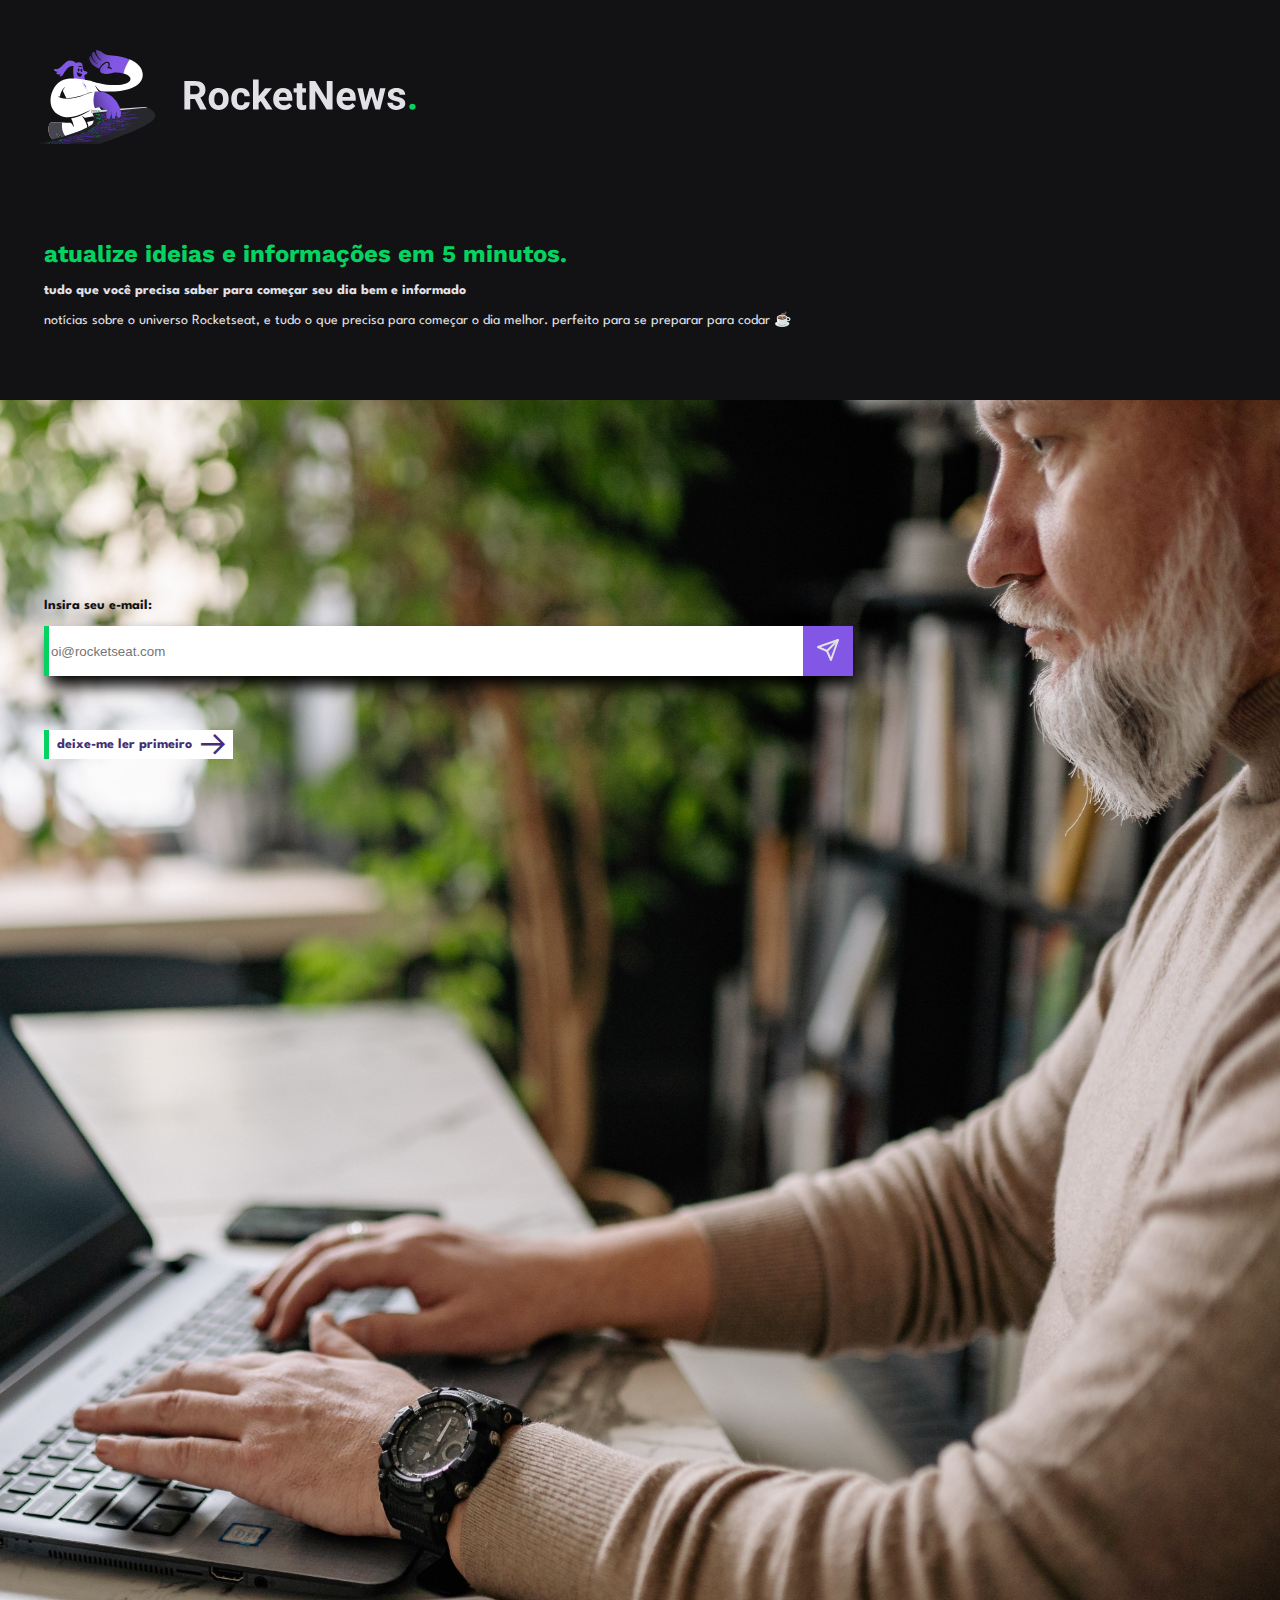
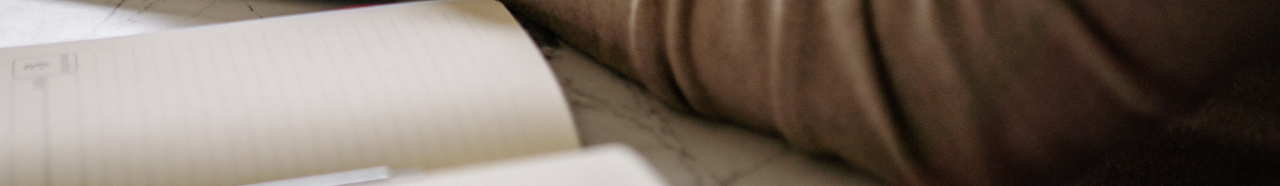
<file: index.html>
<!DOCTYPE html>

<!--PAGE INFO-->
<html lang="pt">
<head>
    <meta charset="UTF-8">
    <meta http-equiv="X-UA-Compatible" content="IE=edge">
    <meta name="viewport" content="width=device-width, initial-scale=1.0">
    <title>RocketNews.</title>
</head>

<!--FONTS-->
<link rel="preconnect" href="https://fonts.googleapis.com">
<link rel="preconnect" href="https://fonts.gstatic.com" crossorigin>
<link href="https://fonts.googleapis.com/css2?family=League+Spartan:wght@400;500;700&family=Work+Sans:wght@400;500;700&display=swap" rel="stylesheet">

<!--STYLE-->
<link rel="stylesheet" href="style.css">
<link rel="stylesheet" href="assets/style.css">

<!--PAGE-->
<body>     
    <div class="logo">
        <svg width="1401" height="338" viewBox="0 0 1401 338" fill="none" xmlns="http://www.w3.org/2000/svg">
            <path d="M130.376 107.441C130.376 107.441 122.328 68.5151 129.877 53.7932C137.425 39.0714 157.449 42.8766 159.32 49.988C161.192 57.0994 162.19 74.6908 167.866 75.1275C173.543 75.5641 179.719 78.4336 178.284 82.7379C176.849 87.0422 167.367 89.4127 166.868 91.2841C166.369 93.1555 170.175 111.246 170.175 111.246L130.376 107.441Z" fill="#8157E4"/>
            <path d="M146.283 77.3729C148.006 77.3729 149.402 74.6079 149.402 71.1972C149.402 67.7864 148.006 65.0215 146.283 65.0215C144.561 65.0215 143.164 67.7864 143.164 71.1972C143.164 74.6079 144.561 77.3729 146.283 77.3729Z" fill="#121214"/>
            <path d="M156.45 79.1825C158.173 79.1825 159.569 76.4175 159.569 73.0068C159.569 69.596 158.173 66.8311 156.45 66.8311C154.727 66.8311 153.331 69.596 153.331 73.0068C153.331 76.4175 154.727 79.1825 156.45 79.1825Z" fill="#121214"/>
            <path d="M144.099 60.4051C147.468 59.6565 153.706 58.9703 159.071 62.027C159.632 62.3389 160.256 61.6527 159.819 61.1537C157.075 57.7227 151.398 53.0442 143.6 59.3446C143.101 59.7189 143.538 60.5299 144.099 60.4051Z" fill="#121214"/>
            <path d="M158.572 87.6654C158.759 87.1039 158.385 86.4801 157.824 86.4178C155.141 85.9187 147.968 84.2968 142.291 80.9282C142.291 80.9282 143.227 78.5578 140.856 79.9925C138.486 81.4273 143.414 98.7692 152.709 95.6501C155.952 94.5273 157.824 89.7863 158.572 87.6654Z" fill="#121214"/>
            <path d="M137.487 48.5534C137.487 48.5534 132.247 37.6367 114.718 37.6367C97.1889 37.6367 80.9699 72.3205 64.8757 68.5152C48.719 64.71 61.0704 78.4962 70.1156 78.4962C70.1156 78.4962 69.6166 81.3657 65.8114 82.8004C62.0062 84.2352 72.9227 91.3466 81.968 86.1066C81.968 86.1066 81.4689 88.4771 78.6617 91.7833C75.7922 95.0894 84.8375 97.959 90.0775 88.9138C95.3174 79.8685 108.605 55.6648 124.761 57.5986C140.856 59.47 137.487 48.5534 137.487 48.5534Z" fill="#8157E4"/>
            <path d="M216.586 200.763C216.586 200.763 250.895 238.815 246.529 264.391C242.162 289.967 213.467 285.601 213.467 285.601L189.138 290.591L179.781 291.839C179.781 291.839 186.019 278.115 176.662 259.401L208.476 251.915L184.959 218.167L216.586 200.763Z" fill="white"/>
            <path d="M119.022 245.365C123.576 254.285 127.818 264.952 129.315 275.495C129.44 276.43 128.13 276.805 127.755 275.931C125.323 270.504 121.018 262.644 116.153 261.833C116.153 261.833 67.4955 260.586 50.0289 259.962C32.5623 259.338 31.9385 316.728 60.0098 324.214C88.0812 331.7 86.2098 316.105 86.2098 316.105C86.2098 316.105 72.4236 312.549 66.5598 302.63C66.1232 301.882 67.0588 301.008 67.745 301.57C73.1098 305.687 85.7107 313.921 101.119 314.857C121.704 316.105 164.123 306.124 175.352 287.409C183.212 274.31 167.242 249.607 156.95 235.945C159.632 237.442 162.502 239.376 165.433 241.996C166.681 243.119 168.365 243.556 169.987 243.306L219.705 235.01L207.852 207.312C194.94 212.365 181.84 221.411 165.433 230.019C143.912 241.31 125.822 244.554 119.022 245.365Z" fill="white"/>
            <path d="M67.8075 301.632C73.1722 305.749 85.7731 313.983 101.181 314.919C102.055 314.981 102.99 314.981 103.926 315.043C84.1512 298.7 85.6484 271.003 86.896 261.146C73.2346 260.772 58.2008 260.336 50.0289 260.024C32.5623 259.4 31.9385 316.79 60.0098 324.276C88.0812 331.762 86.2098 316.166 86.2098 316.166C86.2098 316.166 72.4236 312.611 66.5598 302.692C66.1232 301.881 67.0589 301.07 67.8075 301.632Z" fill="#464650"/>
            <path d="M364.116 56.3503C355.321 45.9951 342.782 38.5718 329.183 33.207C327.624 37.0746 324.505 40.3808 320.325 41.1294C319.14 41.3165 317.331 42.1899 316.083 42.3146C315.771 42.5018 315.459 42.6889 315.147 42.8761C315.085 42.9384 315.023 42.9384 314.96 43.0008C314.773 43.188 314.336 43.5622 313.9 43.7494C313.089 44.4356 312.34 45.1841 311.529 45.9327C310.531 46.9308 309.533 47.9289 308.597 48.9894C308.473 49.1142 308.348 49.3013 308.223 49.4884C308.036 49.8627 307.849 50.2994 307.599 50.6737C307.35 51.4846 307.038 52.2332 306.851 53.0441C306.726 53.668 306.601 54.2918 306.477 54.9156C306.414 55.9137 306.227 56.9117 306.165 57.9098C306.04 60.4675 305.977 63.0251 306.04 65.5203C306.102 70.386 306.289 75.2517 305.915 80.1174C305.853 81.3027 305.603 82.4879 305.291 83.5484C344.404 92.7183 341.784 119.043 300.737 124.657C250.833 131.519 195.938 112.805 195.938 112.805C195.938 112.805 120.145 91.2836 82.7164 111.245C45.2879 131.207 26.948 203.631 70.8641 231.017C126.071 265.451 180.717 210.057 221.389 206.251C218.332 201.136 219.954 193.713 223.759 189.533C224.82 188.348 226.317 187.412 227.939 186.726C227.752 186.477 227.502 186.165 227.315 185.915C227.128 185.791 226.567 185.104 226.068 184.605C225.069 183.545 224.071 182.547 223.011 181.611C219.143 178.118 214.34 175.061 211.907 170.258C209.911 166.265 209.474 162.211 211.221 158.031C212.718 154.538 216.024 150.608 220.079 150.109C220.765 150.046 221.451 149.922 222.075 149.859C220.828 149.797 219.58 149.672 218.332 149.672L218.145 147.489C218.145 147.489 210.036 137.133 206.043 129.024C205.732 128.463 206.542 127.964 206.979 128.463C211.471 134.326 220.89 145.992 226.879 148.736C379.712 157.407 395.307 93.155 364.116 56.3503ZM206.667 150.046C195.626 151.169 183.649 154.288 170.736 159.902C127.069 178.804 81.7183 180.363 71.675 165.704C71.3007 165.205 71.9245 164.581 72.4236 164.955C73.9207 166.078 76.0417 167.263 78.5369 167.388C78.7864 167.388 79.0361 167.201 79.0984 166.952C79.5975 163.708 83.2155 144.744 96.1907 134.326C96.7522 133.89 97.3759 134.638 96.9393 135.137C94.5688 137.633 91.8864 141.063 90.3893 145.056C89.8279 146.491 89.8903 148.05 90.5765 149.36C93.3212 155.411 101.618 173.19 102.491 173.252C107.981 173.626 121.954 173.065 145.846 166.702C171.173 159.965 188.39 148.113 206.667 150.046Z" fill="white"/>
            <path d="M194.254 217.668C191.571 217.855 190.199 221.099 192.008 223.095C197.747 229.52 205.108 242.433 198.496 261.896C189.762 287.597 37.8651 326.772 0.748511 336.004C-0.374344 336.316 -0.187263 338 0.997973 338L220.89 337.376C221.764 337.376 222.575 337.252 223.386 337.002C239.542 331.949 387.572 281.234 414.895 251.915C437.414 227.836 403.604 210.743 392.188 205.878C390.005 204.942 387.634 204.568 385.264 204.755L194.254 217.668Z" fill="url(#paint0_radial)"/>
            <path d="M206.043 231.64C206.355 232.326 206.542 232.638 206.792 233.324C213.466 232.825 216.835 232.576 223.634 232.014C223.322 231.391 223.198 231.016 222.886 230.393C216.086 230.954 212.718 231.204 206.043 231.64Z" fill="#04D361"/>
            <path d="M216.773 235.946C217.023 236.569 217.085 236.881 217.335 237.567C219.269 237.38 220.267 237.318 222.263 237.131C222.076 236.507 221.951 236.195 221.701 235.571C219.705 235.696 218.707 235.821 216.773 235.946Z" fill="#04D361"/>
            <path d="M224.383 235.322C224.632 235.945 224.695 236.257 224.944 236.881C231.307 236.32 234.551 236.008 241.163 235.384C240.914 234.76 240.851 234.511 240.602 233.887C233.989 234.448 230.808 234.76 224.383 235.322Z" fill="#6F33EA"/>
            <path d="M243.909 233.575C244.159 234.199 244.283 234.448 244.533 235.072C252.642 234.324 260.69 233.575 268.799 232.764C268.487 232.203 268.362 231.953 268.051 231.392C260.003 232.078 251.956 232.826 243.909 233.575Z" fill="#6F33EA"/>
            <path d="M210.224 241.496C210.411 242.12 210.473 242.432 210.598 243.056C212.469 242.868 213.467 242.744 215.339 242.557C215.214 241.933 215.152 241.621 214.964 240.997C213.031 241.184 212.095 241.309 210.224 241.496Z" fill="#04D361"/>
            <path d="M217.646 240.749C217.771 241.373 217.896 241.685 218.021 242.308C224.259 241.685 227.44 241.31 233.99 240.687C233.865 240.125 233.803 239.813 233.616 239.189C227.128 239.813 223.947 240.125 217.646 240.749Z" fill="#6F33EA"/>
            <path d="M265.992 235.882C266.242 236.444 266.304 236.693 266.491 237.255C272.293 236.631 278.156 236.007 283.958 235.383C283.708 234.884 283.584 234.572 283.272 234.073C276.347 234.884 272.854 235.196 265.992 235.882Z" fill="#04D361"/>
            <path d="M236.984 238.815C237.172 239.376 237.234 239.688 237.359 240.249C245.468 239.439 253.64 238.565 261.75 237.754C261.562 237.193 261.438 236.943 261.251 236.382C253.203 237.193 245.094 238.004 236.984 238.815Z" fill="#6F33EA"/>
            <path d="M218.831 249.607C218.831 250.168 218.831 250.48 218.831 251.041C220.328 250.854 221.077 250.792 222.574 250.605C222.574 250.043 222.636 249.794 222.636 249.232C221.077 249.357 220.328 249.42 218.831 249.607Z" fill="#04D361"/>
            <path d="M225.319 248.858C225.319 249.419 225.319 249.669 225.257 250.23C231.62 249.481 234.926 249.045 241.663 248.296C241.663 247.735 241.663 247.485 241.663 246.924C234.988 247.735 231.682 248.109 225.319 248.858Z" fill="#6F33EA"/>
            <path d="M273.727 243.306C273.789 243.805 273.851 244.055 273.851 244.616C275.348 244.429 276.097 244.366 277.594 244.179C277.532 243.68 277.469 243.431 277.407 242.932C275.972 243.056 275.224 243.119 273.727 243.306Z" fill="#AD92FF"/>
            <path d="M245.219 246.55C245.219 247.112 245.219 247.361 245.219 247.923C253.703 246.924 262.249 245.926 270.733 244.991C270.67 244.492 270.67 244.242 270.608 243.681C262.124 244.616 253.703 245.552 245.219 246.55Z" fill="#6F33EA"/>
            <path d="M280.589 242.495C280.714 242.994 280.714 243.244 280.776 243.743C289.759 242.682 298.679 241.622 307.662 240.561C307.537 240.062 307.412 239.813 307.288 239.376C298.367 240.436 289.509 241.497 280.589 242.495Z" fill="#6F33EA"/>
            <path d="M215.587 266.013C215.275 266.512 215.088 266.761 214.776 267.26C216.274 267.011 217.084 266.948 218.644 266.699C219.018 266.2 219.143 265.95 219.455 265.451C217.895 265.701 217.084 265.825 215.587 266.013Z" fill="#04D361"/>
            <path d="M222.949 265.078C222.637 265.577 222.45 265.764 222.138 266.263C228.501 265.39 231.931 264.89 238.981 263.955C239.292 263.518 239.48 263.269 239.791 262.77C232.742 263.705 229.312 264.142 222.949 265.078Z" fill="#6F33EA"/>
            <path d="M274.1 258.464C273.851 258.901 273.726 259.15 273.414 259.587C275.036 259.4 275.847 259.275 277.531 259.088C277.781 258.651 277.905 258.402 278.155 257.965C276.533 258.152 275.722 258.277 274.1 258.464Z" fill="#04D361"/>
            <path d="M243.472 262.27C243.16 262.769 243.035 262.956 242.661 263.455C251.769 262.27 260.876 261.147 269.984 260.024C270.296 259.588 270.421 259.338 270.67 258.901C261.625 260.024 252.58 261.147 243.472 262.27Z" fill="#6F33EA"/>
            <path d="M281.524 257.529C281.275 257.966 281.15 258.215 280.9 258.652C290.632 257.467 300.363 256.282 310.094 255.034C310.282 254.597 310.407 254.348 310.531 253.911C300.925 255.159 291.256 256.344 281.524 257.529Z" fill="#6F33EA"/>
            <path d="M209.723 273.248C209.287 273.685 209.037 273.934 208.538 274.371C210.035 274.121 210.784 274.059 212.281 273.809C212.78 273.373 213.029 273.123 213.466 272.687C211.969 272.874 211.22 272.998 209.723 273.248Z" fill="#04D361"/>
            <path d="M217.147 271.939C216.71 272.376 216.461 272.625 215.962 273.062C222.262 272.126 225.693 271.689 232.867 270.754C233.366 270.317 233.553 270.068 234.052 269.631C226.941 270.567 223.51 271.066 217.147 271.939Z" fill="#6F33EA"/>
            <path d="M270.107 265.264C269.671 265.7 269.484 265.95 269.047 266.387C270.794 266.199 271.667 266.075 273.414 265.888C273.85 265.451 274.037 265.201 274.474 264.765C272.727 264.952 271.854 265.077 270.107 265.264Z" fill="#04D361"/>
            <path d="M237.796 269.131C237.359 269.568 237.11 269.817 236.673 270.254C245.968 269.069 255.325 267.883 264.619 266.761C265.056 266.324 265.243 266.074 265.68 265.638C256.385 266.823 247.09 267.946 237.796 269.131Z" fill="#6F33EA"/>
            <path d="M276.846 264.328C276.472 264.765 276.284 265.014 275.848 265.451C285.891 264.266 295.934 263.018 305.978 261.77C306.352 261.334 306.477 261.084 306.851 260.647C296.87 261.895 286.827 263.08 276.846 264.328Z" fill="#6F33EA"/>
            <path d="M198.246 277.615C197.747 278.052 197.497 278.239 196.998 278.676C198.246 278.488 198.869 278.364 200.117 278.114C200.616 277.678 200.866 277.49 201.365 277.054C200.117 277.303 199.493 277.428 198.246 277.615Z" fill="#04D361"/>
            <path d="M203.798 276.742C203.299 277.178 203.05 277.366 202.488 277.802C208.04 276.929 211.159 276.43 217.772 275.557C218.333 275.12 218.583 274.933 219.082 274.496C212.469 275.369 209.35 275.806 203.798 276.742Z" fill="#6F33EA"/>
            <path d="M253.016 270.379C252.517 270.816 252.267 271.065 251.706 271.502C253.39 271.315 254.264 271.19 256.01 271.003C256.572 270.566 256.821 270.317 257.32 269.88C255.574 270.067 254.7 270.129 253.016 270.379Z" fill="#04D361"/>
            <path d="M222.574 273.997C222.075 274.434 221.763 274.621 221.264 275.058C230.184 273.873 239.042 272.75 247.963 271.627C248.462 271.19 248.774 271.003 249.273 270.566C240.352 271.627 231.432 272.75 222.574 273.997Z" fill="#6F33EA"/>
            <path d="M213.467 262.769C213.217 263.268 213.092 263.518 212.843 264.017C218.707 263.144 221.826 262.707 228.376 261.834C228.625 261.335 228.75 261.085 228.999 260.586C222.512 261.522 219.33 261.958 213.467 262.769Z" fill="#04D361"/>
            <path d="M261.375 256.531C261.188 257.03 261.063 257.217 260.813 257.717C262.373 257.529 263.122 257.405 264.743 257.217C264.993 256.718 265.055 256.531 265.243 256.032C263.683 256.219 262.872 256.282 261.375 256.531Z" fill="#04D361"/>
            <path d="M232.493 260.148C232.243 260.647 232.119 260.897 231.869 261.396C240.415 260.273 249.024 259.15 257.57 258.09C257.82 257.591 257.882 257.403 258.132 256.904C249.585 257.965 241.039 259.025 232.493 260.148Z" fill="#6F33EA"/>
            <path d="M268.487 255.595C268.3 256.094 268.175 256.281 267.988 256.78C277.408 255.595 286.827 254.472 296.309 253.287C296.434 252.85 296.496 252.601 296.621 252.102C287.264 253.287 277.907 254.472 268.487 255.595Z" fill="#6F33EA"/>
            <path d="M300.052 251.728C299.927 252.164 299.865 252.414 299.74 252.913C320.575 250.293 341.348 247.673 362.121 244.679C362.121 244.242 362.183 243.992 362.183 243.556C341.473 246.488 320.763 249.17 300.052 251.728Z" fill="#6F33EA"/>
            <path d="M232.245 252.102C232.182 252.663 232.12 252.913 231.995 253.412C238.545 252.601 241.976 252.164 248.963 251.353C249.025 250.854 249.087 250.604 249.15 250.043C242.226 250.854 238.795 251.291 232.245 252.102Z" fill="#04D361"/>
            <path d="M282.273 246.113C282.273 246.612 282.273 246.862 282.273 247.361C283.833 247.174 284.581 247.112 286.141 246.924C286.141 246.425 286.141 246.176 286.079 245.677C284.581 245.864 283.833 245.926 282.273 246.113Z" fill="#04D361"/>
            <path d="M252.83 249.606C252.767 250.105 252.767 250.355 252.643 250.916C261.438 249.856 270.234 248.795 279.03 247.735C279.03 247.236 279.03 246.986 279.03 246.487C270.296 247.548 261.563 248.546 252.83 249.606Z" fill="#6F33EA"/>
            <path d="M289.385 245.24C289.447 245.739 289.447 245.988 289.447 246.487C298.617 245.365 307.85 244.242 317.019 243.119C316.957 242.62 316.895 242.433 316.77 241.934C307.662 243.056 298.492 244.179 289.385 245.24Z" fill="#6F33EA"/>
            <path d="M205.545 270.816C205.171 271.253 204.984 271.502 204.609 271.939C210.037 271.066 212.968 270.629 219.331 269.693C219.768 269.256 219.955 269.007 220.329 268.57C213.966 269.444 210.972 269.943 205.545 270.816Z" fill="#6F33EA"/>
            <path d="M252.829 264.329C252.455 264.828 252.268 265.015 251.831 265.514C253.453 265.327 254.264 265.202 255.948 265.015C256.323 264.579 256.51 264.329 256.884 263.83C255.262 264.017 254.451 264.142 252.829 264.329Z" fill="#04D361"/>
            <path d="M292.067 259.4C291.755 259.837 291.63 260.087 291.318 260.523C293.003 260.336 293.876 260.211 295.56 260.024C295.872 259.588 295.997 259.338 296.309 258.901C294.625 259.089 293.751 259.213 292.067 259.4Z" fill="#04D361"/>
            <path d="M223.636 268.071C223.262 268.507 223.074 268.757 222.638 269.194C231.121 268.008 239.668 266.885 248.214 265.825C248.588 265.388 248.775 265.139 249.15 264.702C240.666 265.825 232.182 266.885 223.636 268.071Z" fill="#6F33EA"/>
            <path d="M259.691 263.393C259.316 263.829 259.129 264.079 258.755 264.515C268.424 263.33 278.093 262.145 287.762 260.96C288.074 260.523 288.261 260.274 288.511 259.837C278.966 261.022 269.297 262.207 259.691 263.393Z" fill="#6F33EA"/>
            <path d="M299.864 258.464C299.614 258.9 299.427 259.15 299.178 259.586C309.034 258.339 318.952 257.154 328.809 255.844C329.058 255.407 329.183 255.157 329.37 254.721C319.514 256.031 309.658 257.216 299.864 258.464Z" fill="#6F33EA"/>
            <path d="M276.222 230.58C276.596 231.142 276.721 231.391 277.033 231.953C285.579 231.142 294.125 230.268 302.671 229.333C302.234 228.834 302.047 228.584 301.611 228.085C293.189 228.958 284.705 229.769 276.222 230.58Z" fill="#6F33EA"/>
            <path d="M305.229 227.71C305.665 228.209 305.915 228.459 306.289 228.958C311.342 228.459 313.899 228.147 318.952 227.586C318.516 227.087 318.266 226.837 317.767 226.4C312.777 226.962 310.281 227.211 305.229 227.71Z" fill="#04D361"/>
            <path d="M321.448 226.027C321.947 226.526 322.197 226.775 322.696 227.212C323.881 227.087 324.505 227.025 325.752 226.9C325.253 226.401 325.004 226.214 324.505 225.715C323.257 225.84 322.633 225.902 321.448 226.027Z" fill="#04D361"/>
            <path d="M270.359 231.142C270.671 231.703 270.858 231.953 271.17 232.514C272.605 232.39 273.291 232.327 274.726 232.14C274.414 231.579 274.227 231.329 273.915 230.768C272.48 230.955 271.794 231.017 270.359 231.142Z" fill="#AD92FF"/>
            <path d="M211.596 245.739C211.658 246.363 211.72 246.612 211.783 247.236C217.834 246.55 220.953 246.176 227.316 245.489C227.253 244.928 227.253 244.616 227.128 244.055C220.828 244.741 217.647 245.053 211.596 245.739Z" fill="#04D361"/>
            <path d="M230.56 243.68C230.622 244.241 230.684 244.553 230.747 245.114C238.856 244.241 246.903 243.305 255.013 242.432C254.951 241.871 254.888 241.621 254.763 241.06C246.654 241.933 238.607 242.806 230.56 243.68Z" fill="#6F33EA"/>
            <path d="M263.06 240.187C263.184 240.748 263.247 240.998 263.371 241.559C272.167 240.561 281.025 239.626 289.821 238.627C289.634 238.128 289.509 237.879 289.322 237.38C280.589 238.253 271.855 239.189 263.06 240.187Z" fill="#6F33EA"/>
            <path d="M293.064 236.881C293.314 237.38 293.376 237.629 293.563 238.128C312.652 235.945 331.741 233.699 350.767 231.266C350.392 230.83 350.268 230.58 349.893 230.144C330.992 232.514 312.028 234.76 293.064 236.881Z" fill="#6F33EA"/>
            <path d="M257.134 240.811C257.259 241.372 257.321 241.622 257.383 242.183C258.818 241.996 259.567 241.934 261.001 241.809C260.877 241.247 260.814 240.998 260.689 240.437C259.255 240.561 258.506 240.686 257.134 240.811Z" fill="#AD92FF"/>
            <path d="M212.469 259.025C212.344 259.524 212.219 259.836 212.095 260.335C217.896 259.524 221.015 259.088 227.44 258.214C227.627 257.715 227.69 257.466 227.877 256.967C221.39 257.84 218.27 258.214 212.469 259.025Z" fill="#04D361"/>
            <path d="M231.246 256.53C231.059 257.029 230.997 257.279 230.81 257.778C239.169 256.655 247.59 255.657 256.011 254.596C256.199 254.097 256.261 253.848 256.386 253.349C247.964 254.409 239.605 255.47 231.246 256.53Z" fill="#6F33EA"/>
            <path d="M265.181 252.288C265.056 252.788 264.994 253.037 264.869 253.536C274.289 252.413 283.708 251.228 293.128 250.105C293.19 249.606 293.252 249.419 293.252 248.92C283.895 250.043 274.538 251.166 265.181 252.288Z" fill="#6F33EA"/>
            <path d="M297.244 248.422C297.181 248.921 297.182 249.108 297.119 249.607C317.268 247.112 337.355 244.554 357.504 241.747C357.441 241.31 357.379 241.061 357.317 240.624C337.355 243.369 317.33 245.926 297.244 248.422Z" fill="#6F33EA"/>
            <path d="M258.88 253.101C258.755 253.6 258.693 253.849 258.506 254.348C260.003 254.161 260.814 254.099 262.311 253.849C262.436 253.35 262.498 253.101 262.623 252.602C261.126 252.789 260.377 252.913 258.88 253.101Z" fill="#04D361"/>
            <path d="M225.631 230.206C225.943 230.829 226.067 231.204 226.379 231.827C234.364 231.204 242.349 230.517 250.334 229.894C250.022 229.27 249.835 229.02 249.46 228.396C241.538 229.02 233.616 229.644 225.631 230.206Z" fill="#6F33EA"/>
            <path d="M257.383 227.711C257.757 228.272 257.944 228.584 258.319 229.208C266.553 228.522 274.787 227.773 283.021 227.025C282.585 226.463 282.335 226.214 281.899 225.652C273.727 226.401 265.555 227.087 257.383 227.711Z" fill="#6F33EA"/>
            <path d="M284.769 225.403C285.268 225.964 285.455 226.214 285.954 226.775C301.861 225.278 317.83 223.718 333.737 222.096C333.114 221.66 332.802 221.41 332.178 220.911C316.333 222.533 300.551 223.968 284.769 225.403Z" fill="#6F33EA"/>
            <path d="M252.331 228.147C252.705 228.771 252.892 229.02 253.204 229.644C254.327 229.519 254.889 229.519 256.011 229.395C255.637 228.833 255.512 228.521 255.138 227.897C254.015 228.022 253.454 228.022 252.331 228.147Z" fill="#AD92FF"/>
            <path d="M193.754 281.046C193.193 281.483 192.943 281.67 192.319 282.044C197.497 281.109 200.491 280.609 207.166 279.674C207.79 279.237 208.102 279.05 208.663 278.613C202.051 279.611 198.994 280.11 193.754 281.046Z" fill="#04D361"/>
            <path d="M196.436 282.855C195.812 283.229 195.501 283.479 194.814 283.853C196.499 283.604 197.372 283.417 199.243 283.167C199.93 282.793 200.242 282.543 200.865 282.169C199.056 282.481 198.183 282.606 196.436 282.855Z" fill="#04D361"/>
            <path d="M203.486 281.795C202.862 282.231 202.488 282.418 201.864 282.793C207.978 281.919 211.346 281.483 218.52 280.547C219.206 280.11 219.518 279.923 220.204 279.549C212.968 280.485 209.6 280.921 203.486 281.795Z" fill="#6F33EA"/>
            <path d="M223.884 279.05C223.198 279.487 222.886 279.674 222.2 280.048C231.682 278.863 241.226 277.74 250.708 276.68C251.332 276.243 251.706 276.056 252.33 275.619C242.848 276.742 233.366 277.927 223.884 279.05Z" fill="#6F33EA"/>
            <path d="M184.959 286.972C184.272 287.347 183.961 287.534 183.274 287.908C184.709 287.659 185.458 287.534 187.017 287.284C187.703 286.91 188.078 286.723 188.764 286.286C187.142 286.536 186.393 286.723 184.959 286.972Z" fill="#04D361"/>
            <path d="M191.01 285.912C190.324 286.286 189.95 286.473 189.264 286.91C194.566 286.037 197.623 285.6 204.235 284.727C204.984 284.352 205.358 284.103 206.044 283.729C199.432 284.664 196.375 285.101 191.01 285.912Z" fill="#6F33EA"/>
            <path d="M242.349 279.362C241.663 279.798 241.289 279.985 240.54 280.36C247.589 279.549 254.7 278.8 261.75 278.052C262.436 277.615 262.81 277.428 263.496 276.991C256.447 277.802 249.398 278.551 242.349 279.362Z" fill="#04D361"/>
            <path d="M209.537 283.293C208.788 283.667 208.476 283.916 207.728 284.291C216.773 283.106 225.88 282.045 234.988 281.047C235.736 280.61 236.111 280.423 236.797 280.049C227.627 281.047 218.582 282.107 209.537 283.293Z" fill="#6F33EA"/>
            <path d="M179.656 291.651C178.845 292.026 178.409 292.213 177.598 292.587C178.845 292.4 179.469 292.275 180.779 292.088C181.652 291.714 182.027 291.527 182.838 291.152C181.528 291.339 180.904 291.464 179.656 291.651Z" fill="#04D361"/>
            <path d="M185.271 290.777C184.46 291.152 184.024 291.339 183.15 291.713C188.889 290.902 192.133 290.465 199.182 289.654C200.056 289.28 200.492 289.093 201.303 288.719C194.254 289.592 191.01 289.966 185.271 290.777Z" fill="#6F33EA"/>
            <path d="M237.359 284.728C236.548 285.102 236.112 285.351 235.238 285.726C236.985 285.539 237.921 285.476 239.667 285.289C240.541 284.915 240.915 284.665 241.788 284.291C239.979 284.478 239.106 284.603 237.359 284.728Z" fill="#04D361"/>
            <path d="M205.045 288.282C204.171 288.656 203.735 288.843 202.924 289.218C212.468 288.157 222.012 287.097 231.619 286.099C232.492 285.724 232.929 285.475 233.74 285.101C224.133 286.161 214.589 287.159 205.045 288.282Z" fill="#6F33EA"/>
            <path d="M245.53 283.916C244.719 284.352 244.283 284.539 243.472 284.914C254.201 283.853 264.931 282.73 275.66 281.67C276.471 281.233 276.845 281.046 277.656 280.609C266.927 281.732 256.197 282.793 245.53 283.916Z" fill="#6F33EA"/>
            <path d="M151.773 302.818C150.713 303.192 150.214 303.317 149.091 303.691C150.214 303.566 150.838 303.441 152.085 303.317C153.146 302.942 153.707 302.818 154.767 302.443C153.582 302.568 152.958 302.63 151.773 302.818Z" fill="#04D361"/>
            <path d="M157.199 302.131C156.139 302.506 155.577 302.693 154.517 303.005C160.068 302.381 163.312 302.007 170.424 301.32C171.547 300.946 172.108 300.759 173.168 300.385C165.995 301.071 162.751 301.445 157.199 302.131Z" fill="#6F33EA"/>
            <path d="M210.099 297.141C208.976 297.515 208.415 297.765 207.354 298.139C209.164 298.014 210.099 297.889 211.971 297.765C213.094 297.39 213.655 297.141 214.715 296.767C212.844 296.954 211.971 297.016 210.099 297.141Z" fill="#04D361"/>
            <path d="M176.912 300.072C175.789 300.447 175.227 300.634 174.104 301.008C183.898 300.135 193.755 299.261 203.548 298.513C204.671 298.138 205.233 297.951 206.355 297.515C196.499 298.263 186.705 299.137 176.912 300.072Z" fill="#6F33EA"/>
            <path d="M218.583 296.455C217.46 296.829 216.961 297.079 215.838 297.453C226.879 296.58 237.983 295.706 249.024 294.833C250.147 294.396 250.646 294.209 251.707 293.772C240.665 294.708 229.624 295.582 218.583 296.455Z" fill="#6F33EA"/>
            <path d="M135.18 307.995C133.995 308.369 133.433 308.494 132.248 308.868C133.309 308.743 133.87 308.681 135.117 308.556C136.303 308.182 136.864 308.057 138.049 307.683C136.802 307.745 136.24 307.807 135.18 307.995Z" fill="#04D361"/>
            <path d="M140.232 307.371C139.046 307.745 138.485 307.87 137.237 308.244C142.54 307.683 145.721 307.371 152.708 306.81C153.955 306.435 154.517 306.248 155.764 305.874C148.778 306.498 145.596 306.81 140.232 307.371Z" fill="#6F33EA"/>
            <path d="M192.694 303.129C191.447 303.504 190.885 303.753 189.638 304.127C191.447 304.003 192.382 303.94 194.254 303.815C195.501 303.441 196.125 303.192 197.311 302.817C195.502 302.88 194.566 302.942 192.694 303.129Z" fill="#04D361"/>
            <path d="M159.507 305.624C158.322 305.998 157.698 306.185 156.45 306.559C166.244 305.748 176.038 305.062 185.831 304.376C187.079 304.002 187.703 303.815 188.888 303.378C179.094 304.064 169.301 304.813 159.507 305.624Z" fill="#6F33EA"/>
            <path d="M201.24 302.505C199.993 302.88 199.431 303.129 198.184 303.503C209.35 302.755 220.454 302.006 231.62 301.258C232.867 300.821 233.429 300.634 234.676 300.197C223.51 300.946 212.344 301.694 201.24 302.505Z" fill="#6F33EA"/>
            <path d="M120.395 311.363C119.21 311.675 118.648 311.862 117.463 312.174C118.149 312.049 118.461 311.986 119.272 311.862C120.457 311.55 121.081 311.363 122.266 311.051C121.455 311.176 121.081 311.238 120.395 311.363Z" fill="#04D361"/>
            <path d="M123.825 310.864C122.64 311.176 122.016 311.363 120.831 311.737C124.574 311.238 127.069 310.989 132.871 310.49C134.118 310.115 134.742 309.928 135.99 309.616C130.126 310.115 127.631 310.365 123.825 310.864Z" fill="#6F33EA"/>
            <path d="M169.176 306.996C167.929 307.371 167.243 307.558 165.933 307.932C167.679 307.807 168.553 307.745 170.299 307.62C171.609 307.246 172.233 307.059 173.543 306.622C171.796 306.872 170.923 306.934 169.176 306.996Z" fill="#04D361"/>
            <path d="M139.109 309.305C137.862 309.679 137.238 309.866 135.99 310.178C144.786 309.43 153.582 308.806 162.377 308.244C163.687 307.87 164.311 307.683 165.621 307.309C156.763 307.87 147.967 308.494 139.109 309.305Z" fill="#6F33EA"/>
            <path d="M156.015 300.571C155.017 300.945 154.518 301.07 153.52 301.444C157.761 300.758 160.444 300.446 166.495 299.698C167.555 299.323 168.054 299.136 169.052 298.824C163.002 299.573 160.319 299.885 156.015 300.571Z" fill="#04D361"/>
            <path d="M202.425 295.456C201.364 295.83 200.865 296.018 199.805 296.392C201.489 296.267 202.362 296.142 204.109 296.018C205.169 295.643 205.668 295.456 206.729 295.02C204.982 295.207 204.109 295.269 202.425 295.456Z" fill="#04D361"/>
            <path d="M172.358 298.451C171.298 298.825 170.799 299.012 169.738 299.387C178.596 298.389 187.392 297.578 196.25 296.767C197.311 296.392 197.81 296.205 198.87 295.831C190.012 296.642 181.154 297.453 172.358 298.451Z" fill="#6F33EA"/>
            <path d="M210.41 294.708C209.35 295.082 208.851 295.269 207.79 295.706C218.582 294.77 229.374 293.834 240.166 292.961C241.226 292.524 241.725 292.337 242.723 291.9C231.931 292.836 221.202 293.772 210.41 294.708Z" fill="#6F33EA"/>
            <path d="M246.652 291.588C245.654 292.025 245.155 292.212 244.095 292.649C266.864 290.715 289.633 288.906 312.277 286.411C313.275 285.974 313.774 285.725 314.772 285.226C292.128 287.721 269.359 289.592 246.652 291.588Z" fill="#6F33EA"/>
            <path d="M185.52 292.711C184.647 293.085 184.148 293.272 183.274 293.647C189.575 292.836 193.068 292.462 200.616 291.651C201.552 291.276 201.989 291.089 202.924 290.715C195.376 291.526 191.82 291.9 185.52 292.711Z" fill="#04D361"/>
            <path d="M240.602 286.785C239.729 287.16 239.292 287.409 238.356 287.783C240.165 287.596 241.101 287.534 242.91 287.347C243.846 286.91 244.283 286.723 245.156 286.349C243.347 286.536 242.411 286.661 240.602 286.785Z" fill="#04D361"/>
            <path d="M206.792 290.216C205.857 290.59 205.42 290.777 204.484 291.152C214.528 290.091 224.509 289.093 234.552 288.157C235.488 287.783 235.924 287.533 236.798 287.159C226.817 288.157 216.836 289.155 206.792 290.216Z" fill="#6F33EA"/>
            <path d="M249.024 285.974C248.151 286.411 247.714 286.598 246.778 286.972C257.633 285.912 268.487 284.914 279.341 283.853C280.215 283.417 280.651 283.23 281.462 282.793C270.67 283.916 259.816 284.914 249.024 285.974Z" fill="#6F33EA"/>
            <path d="M137.737 306.249C136.677 306.561 136.115 306.748 135.055 307.06C138.423 306.499 140.669 306.187 146.096 305.563C147.219 305.189 147.78 305.064 148.966 304.689C143.476 305.376 141.106 305.688 137.737 306.249Z" fill="#6F33EA"/>
            <path d="M180.406 301.819C179.22 302.193 178.659 302.38 177.474 302.754C179.158 302.63 179.969 302.567 181.716 302.443C182.901 302.068 183.462 301.881 184.647 301.507C182.901 301.632 182.027 301.694 180.406 301.819Z" fill="#04D361"/>
            <path d="M224.321 298.389C223.198 298.826 222.574 299.013 221.451 299.449C223.385 299.325 224.321 299.262 226.254 299.075C227.44 298.638 228.001 298.451 229.124 298.015C227.19 298.202 226.254 298.264 224.321 298.389Z" fill="#04D361"/>
            <path d="M151.834 304.439C150.711 304.813 150.15 305 148.965 305.312C157.324 304.439 165.683 303.753 173.979 303.067C175.165 302.692 175.726 302.505 176.911 302.131C168.552 302.817 160.193 303.566 151.834 304.439Z" fill="#6F33EA"/>
            <path d="M188.203 301.194C187.018 301.569 186.457 301.756 185.271 302.13C196.001 301.319 206.73 300.508 217.46 299.697C218.645 299.261 219.207 299.074 220.392 298.699C209.662 299.51 198.933 300.321 188.203 301.194Z" fill="#6F33EA"/>
            <path d="M233.117 297.764C231.994 298.2 231.37 298.388 230.247 298.824C241.164 298.013 252.143 297.202 263.059 296.391C264.245 295.955 264.806 295.705 265.929 295.269C254.95 296.08 244.033 296.953 233.117 297.764Z" fill="#6F33EA"/>
            <path d="M262.497 274.497C261.873 274.934 261.561 275.121 260.938 275.557C271.605 274.372 282.272 273.187 292.939 271.939C293.5 271.503 293.812 271.316 294.374 270.879C283.769 272.064 273.102 273.312 262.497 274.497Z" fill="#6F33EA"/>
            <path d="M298.866 270.379C298.305 270.816 297.993 271.003 297.432 271.44C303.67 270.754 306.789 270.379 312.964 269.631C313.526 269.194 313.775 269.007 314.337 268.57C308.223 269.257 305.104 269.631 298.866 270.379Z" fill="#04D361"/>
            <path d="M318.641 268.009C318.08 268.446 317.83 268.695 317.269 269.132C318.703 268.945 319.452 268.882 320.887 268.695C321.448 268.258 321.698 268.009 322.259 267.572C320.824 267.759 320.138 267.822 318.641 268.009Z" fill="#04D361"/>
            <path d="M255.2 275.307C254.576 275.743 254.264 275.93 253.578 276.367C255.325 276.18 256.198 276.055 257.945 275.868C258.569 275.431 258.88 275.244 259.504 274.808C257.82 275.057 256.947 275.12 255.2 275.307Z" fill="#04D361"/>
            <path d="M180.406 289.593C179.657 289.967 179.283 290.154 178.534 290.528C183.026 289.718 185.708 289.281 191.697 288.47C192.508 288.096 192.882 287.908 193.63 287.534C187.704 288.345 184.959 288.719 180.406 289.593Z" fill="#04D361"/>
            <path d="M196.874 287.035C196.126 287.409 195.689 287.596 194.94 287.971C203.487 286.848 212.033 285.787 220.641 284.852C221.452 284.477 221.827 284.228 222.637 283.854C214.029 284.852 205.483 285.85 196.874 287.035Z" fill="#6F33EA"/>
            <path d="M232.243 282.792C231.495 283.167 231.058 283.416 230.31 283.79C240.852 282.605 251.457 281.545 261.999 280.422C262.748 279.985 263.122 279.798 263.87 279.361C253.328 280.484 242.786 281.607 232.243 282.792Z" fill="#6F33EA"/>
            <path d="M268.362 278.863C267.613 279.299 267.239 279.486 266.49 279.923C288.76 277.553 311.093 275.245 333.3 272.5C333.986 272.063 334.361 271.814 334.984 271.377C312.839 274.122 290.632 276.492 268.362 278.863Z" fill="#6F33EA"/>
            <path d="M225.319 283.542C224.571 283.916 224.134 284.166 223.323 284.54C224.945 284.353 225.818 284.291 227.44 284.104C228.251 283.729 228.626 283.48 229.374 283.105C227.752 283.293 226.941 283.355 225.319 283.542Z" fill="#04D361"/>
            <path d="M161.754 298.077C160.818 298.451 160.381 298.576 159.445 298.95C163.562 298.264 166.12 297.889 172.046 297.141C173.044 296.767 173.481 296.579 174.479 296.205C168.553 297.016 165.933 297.39 161.754 298.077Z" fill="#04D361"/>
            <path d="M177.598 295.83C176.662 296.204 176.163 296.391 175.165 296.765C183.774 295.705 192.445 294.832 201.053 294.021C202.051 293.646 202.55 293.459 203.548 293.085C194.877 293.896 186.206 294.832 177.598 295.83Z" fill="#6F33EA"/>
            <path d="M213.342 292.088C212.344 292.462 211.845 292.649 210.847 293.086C221.701 292.088 232.555 291.09 243.409 290.092C244.408 289.655 244.844 289.468 245.842 289.094C235.05 290.029 224.196 291.028 213.342 292.088Z" fill="#6F33EA"/>
            <path d="M250.584 288.595C249.649 289.032 249.15 289.219 248.214 289.655C270.733 287.659 293.253 285.663 315.772 283.168C316.708 282.731 317.145 282.482 318.08 282.045C295.561 284.54 273.041 286.536 250.584 288.595Z" fill="#6F33EA"/>
            <path d="M205.918 292.774C204.857 293.21 204.296 293.397 203.235 293.834C205.044 293.647 205.98 293.585 207.789 293.397C208.85 292.961 209.411 292.774 210.471 292.337C208.662 292.524 207.727 292.586 205.918 292.774Z" fill="#04D361"/>
            <path d="M211.408 278.239C210.847 278.675 210.535 278.862 209.911 279.299C218.644 278.051 227.378 276.929 236.173 275.868C236.797 275.431 237.047 275.244 237.671 274.808C228.875 275.93 220.142 276.991 211.408 278.239Z" fill="#6F33EA"/>
            <path d="M247.09 273.686C246.528 274.122 246.217 274.309 245.655 274.746C255.948 273.498 266.179 272.313 276.471 271.128C277.033 270.691 277.282 270.504 277.844 270.067C267.488 271.253 257.258 272.438 247.09 273.686Z" fill="#6F33EA"/>
            <path d="M281.4 269.63C280.901 270.067 280.589 270.254 280.09 270.69C299.677 268.445 319.203 266.137 338.728 263.641C339.164 263.205 339.414 262.955 339.851 262.519C320.388 265.014 300.925 267.322 281.4 269.63Z" fill="#6F33EA"/>
            <path d="M240.977 274.371C240.415 274.808 240.103 274.995 239.479 275.432C240.852 275.245 241.476 275.182 242.848 274.995C243.472 274.558 243.721 274.371 244.345 273.935C242.973 274.184 242.287 274.246 240.977 274.371Z" fill="#04D361"/>
            <path d="M111.661 313.796C110.476 314.108 109.852 314.295 108.604 314.607C111.162 314.171 113.221 313.921 118.523 313.422C119.833 313.048 120.457 312.923 121.704 312.549C116.402 313.11 114.281 313.36 111.661 313.796Z" fill="#04D361"/>
            <path d="M106.546 315.73C105.236 316.104 104.612 316.229 103.302 316.603C104.425 316.478 105.049 316.416 106.359 316.291C107.669 315.917 108.355 315.792 109.665 315.418C108.292 315.543 107.669 315.605 106.546 315.73Z" fill="#04D361"/>
            <path d="M111.599 315.231C110.289 315.606 109.603 315.73 108.293 316.105C113.034 315.73 115.966 315.481 122.641 315.044C124.013 314.67 124.699 314.483 126.072 314.108C119.334 314.607 116.403 314.857 111.599 315.231Z" fill="#6F33EA"/>
            <path d="M129.564 313.921C128.191 314.295 127.505 314.482 126.133 314.856C135.739 314.295 145.346 313.733 154.89 313.234C156.325 312.86 157.011 312.611 158.384 312.236C148.839 312.798 139.17 313.359 129.564 313.921Z" fill="#6F33EA"/>
            <path d="M93.1345 318.787C91.8246 319.099 91.2006 319.286 89.8906 319.66C90.5144 319.535 90.8887 319.535 91.762 319.41C93.072 319.036 93.7583 318.911 95.0683 318.537C94.1326 318.599 93.7584 318.662 93.1345 318.787Z" fill="#04D361"/>
            <path d="M96.3784 318.35C95.0684 318.724 94.3821 318.849 93.0098 319.223C96.3159 318.911 98.6241 318.724 104.176 318.35C105.611 317.975 106.297 317.788 107.669 317.414C102.117 317.851 99.747 318.038 96.3784 318.35Z" fill="#6F33EA"/>
            <path d="M142.665 315.48C141.23 315.855 140.482 316.104 139.047 316.478C146.408 316.104 153.831 315.792 161.192 315.48C162.627 315.044 163.375 314.857 164.81 314.42C157.449 314.794 150.026 315.106 142.665 315.48Z" fill="#04D361"/>
            <path d="M110.788 317.227C109.416 317.601 108.667 317.788 107.295 318.162C115.966 317.601 124.637 317.164 133.308 316.79C134.742 316.416 135.491 316.229 136.926 315.792C128.192 316.229 119.459 316.665 110.788 317.227Z" fill="#6F33EA"/>
            <path d="M75.792 323.652C74.3572 324.026 73.6711 324.214 72.2363 324.525C72.9225 324.463 73.2968 324.463 74.1078 324.401C75.5425 324.026 76.291 323.839 77.7257 323.527C76.9148 323.527 76.4782 323.59 75.792 323.652Z" fill="#04D361"/>
            <path d="M79.3486 323.341C77.9138 323.715 77.1652 323.902 75.7305 324.276C79.6605 324.027 82.2805 323.902 88.4562 323.653C89.9534 323.278 90.702 323.091 92.1991 322.717C86.0234 322.966 83.341 323.091 79.3486 323.341Z" fill="#6F33EA"/>
            <path d="M126.945 321.282C125.385 321.719 124.637 321.906 123.077 322.342C124.886 322.28 125.759 322.218 127.631 322.155C129.19 321.719 130.001 321.531 131.499 321.095C129.627 321.157 128.754 321.219 126.945 321.282Z" fill="#04D361"/>
            <path d="M95.5053 322.529C94.0082 322.903 93.2597 323.091 91.7002 323.465C100.933 323.091 110.103 322.716 119.335 322.404C120.894 321.968 121.643 321.781 123.203 321.406C113.97 321.781 104.738 322.092 95.5053 322.529Z" fill="#6F33EA"/>
            <path d="M135.303 320.969C133.744 321.406 132.995 321.593 131.436 322.03C142.539 321.656 153.643 321.281 164.747 320.907C166.306 320.47 167.117 320.221 168.677 319.784C157.511 320.158 146.407 320.595 135.303 320.969Z" fill="#6F33EA"/>
            <path d="M28.757 335.505C27.1974 335.879 26.3865 336.129 24.7646 336.503C25.3261 336.503 25.638 336.503 26.3242 336.503C27.9461 336.129 28.757 335.879 30.3789 335.505C29.6927 335.505 29.3184 335.505 28.757 335.505Z" fill="#AD92FF"/>
            <path d="M31.8145 335.443C30.1926 335.817 29.3817 336.067 27.7598 336.441C31.2531 336.379 33.6859 336.379 39.6121 336.316C41.2964 335.88 42.1698 335.693 43.854 335.256C37.8655 335.381 35.3702 335.381 31.8145 335.443Z" fill="#6F33EA"/>
            <path d="M77.851 334.818C76.1043 335.255 75.2309 335.504 73.4219 335.941C75.1685 335.941 76.1042 335.941 77.9133 335.879C79.6599 335.442 80.5957 335.193 82.3424 334.756C80.5333 334.818 79.66 334.818 77.851 334.818Z" fill="#04D361"/>
            <path d="M47.0349 335.255C45.3506 335.692 44.4773 335.879 42.793 336.316C51.8382 336.191 60.8211 336.128 69.8663 336.004C71.613 335.567 72.4863 335.318 74.233 334.881C65.1254 335.006 56.0801 335.13 47.0349 335.255Z" fill="#6F33EA"/>
            <path d="M86.1477 334.756C84.401 335.193 83.5278 335.442 81.7188 335.879C92.573 335.754 103.49 335.692 114.344 335.567C116.153 335.068 117.026 334.881 118.835 334.382C107.981 334.507 97.0643 334.631 86.1477 334.756Z" fill="#6F33EA"/>
            <path d="M39.5493 332.448C38.0521 332.822 37.2413 333.009 35.7441 333.383C37.2413 333.321 38.8007 333.259 43.1674 333.196C44.7893 332.822 45.6002 332.573 47.1597 332.198C42.7307 332.323 41.1088 332.385 39.5493 332.448Z" fill="#04D361"/>
            <path d="M75.9792 331.637C74.2949 332.073 73.4216 332.26 71.7373 332.697C73.3592 332.697 74.1701 332.635 75.8543 332.635C77.5386 332.198 78.412 332.011 80.0963 331.574C78.412 331.574 77.6011 331.574 75.9792 331.637Z" fill="#04D361"/>
            <path d="M49.5303 332.136C47.9084 332.51 47.0975 332.76 45.4756 333.134C53.086 332.947 60.7589 332.822 68.3693 332.697C70.0536 332.261 70.927 332.073 72.6112 331.637C64.9384 331.824 57.2032 331.949 49.5303 332.136Z" fill="#6F33EA"/>
            <path d="M83.6519 331.45C81.9676 331.887 81.0944 332.074 79.4102 332.511C90.0773 332.323 100.744 332.199 111.349 332.012C113.096 331.575 113.969 331.325 115.653 330.889C104.986 331.076 94.3191 331.263 83.6519 331.45Z" fill="#6F33EA"/>
            <path d="M119.646 330.826C117.899 331.263 117.026 331.512 115.279 331.949C136.676 331.637 158.135 331.325 179.532 331.076C181.403 330.577 182.276 330.327 184.148 329.766C162.626 330.14 141.105 330.452 119.646 330.826Z" fill="#6F33EA"/>
            <path d="M73.2338 325.836C71.7367 326.21 70.9882 326.397 69.4287 326.771C74.232 326.584 77.2886 326.46 84.1505 326.21C85.71 325.836 86.521 325.586 88.0805 325.212C81.1562 325.524 78.0996 325.649 73.2338 325.836Z" fill="#04D361"/>
            <path d="M125.074 324.09C123.452 324.526 122.641 324.713 121.081 325.15C122.952 325.088 123.888 325.088 125.76 325.025C127.382 324.589 128.192 324.402 129.814 323.965C127.818 323.965 126.883 324.027 125.074 324.09Z" fill="#04D361"/>
            <path d="M91.6986 325.15C90.1391 325.524 89.3281 325.773 87.7686 326.148C97.5623 325.836 107.356 325.524 117.212 325.274C118.834 324.838 119.645 324.651 121.205 324.214C111.349 324.463 101.555 324.775 91.6986 325.15Z" fill="#6F33EA"/>
            <path d="M133.681 323.84C132.059 324.277 131.248 324.464 129.626 324.9C140.73 324.589 151.833 324.277 162.875 324.027C164.497 323.59 165.308 323.341 166.93 322.904C155.888 323.154 144.785 323.466 133.681 323.84Z" fill="#6F33EA"/>
            <path d="M169.176 311.675C167.804 312.112 167.117 312.299 165.683 312.673C177.098 312.112 188.514 311.488 199.992 310.927C201.427 310.49 202.113 310.303 203.485 309.866C192.007 310.49 180.592 311.051 169.176 311.675Z" fill="#6F33EA"/>
            <path d="M208.227 309.617C206.854 310.053 206.168 310.303 204.733 310.739C211.408 310.428 214.714 310.24 221.077 309.929C222.512 309.492 223.198 309.242 224.571 308.806C218.208 309.118 214.902 309.242 208.227 309.617Z" fill="#04D361"/>
            <path d="M229.062 308.494C227.689 308.93 226.941 309.18 225.568 309.617C227.065 309.554 227.814 309.492 229.249 309.429C230.684 308.993 231.37 308.743 232.742 308.307C231.307 308.369 230.559 308.431 229.062 308.494Z" fill="#04D361"/>
            <path d="M161.441 312.049C160.068 312.424 159.382 312.673 157.947 313.047C159.756 312.923 160.692 312.923 162.563 312.798C163.998 312.424 164.684 312.174 166.057 311.8C164.185 311.925 163.25 311.987 161.441 312.049Z" fill="#04D361"/>
            <path d="M84.0894 321.157C82.7794 321.469 82.0931 321.656 80.7207 322.03C82.5297 321.781 84.2141 321.593 88.7055 321.282C90.1402 320.907 90.8264 320.72 92.2612 320.408C87.7074 320.72 86.0232 320.845 84.0894 321.157Z" fill="#04D361"/>
            <path d="M94.6935 320.221C93.2588 320.596 92.5725 320.783 91.1377 321.157C98.8105 320.658 106.483 320.346 114.156 319.972C115.653 319.597 116.402 319.41 117.837 318.974C110.101 319.348 102.429 319.722 94.6935 320.221Z" fill="#6F33EA"/>
            <path d="M127.381 318.537C125.883 318.912 125.135 319.161 123.638 319.536C134.554 319.099 145.409 318.662 156.325 318.226C157.822 317.789 158.571 317.602 160.068 317.165C149.151 317.539 138.297 318.038 127.381 318.537Z" fill="#6F33EA"/>
            <path d="M164.872 316.915C163.375 317.352 162.626 317.539 161.129 317.976C183.648 317.102 206.105 316.291 228.625 315.231C230.184 314.732 230.995 314.482 232.493 313.983C209.973 315.106 187.391 315.98 164.872 316.915Z" fill="#6F33EA"/>
            <path d="M120.457 318.849C118.96 319.224 118.211 319.411 116.776 319.847C118.398 319.785 119.209 319.723 120.831 319.66C122.328 319.286 123.077 319.036 124.574 318.662C122.89 318.724 122.079 318.724 120.457 318.849Z" fill="#04D361"/>
            <path d="M50.8407 329.516C49.3436 329.89 48.6573 330.077 47.1602 330.452C48.4078 330.327 49.8426 330.265 53.9598 330.14C55.5193 329.766 56.2678 329.578 57.8273 329.204C53.7102 329.329 52.2131 329.391 50.8407 329.516Z" fill="#04D361"/>
            <path d="M60.1976 329.081C58.6381 329.455 57.8271 329.642 56.2676 330.016C63.6909 329.767 71.1142 329.58 78.5375 329.393C80.1594 328.956 80.9704 328.769 82.5923 328.395C75.1066 328.644 67.6209 328.831 60.1976 329.081Z" fill="#6F33EA"/>
            <path d="M92.0127 328.207C90.3908 328.643 89.5798 328.83 87.8955 329.267C98.6874 329.018 109.479 328.768 120.334 328.581C122.018 328.144 122.829 327.895 124.513 327.458C113.659 327.645 102.867 327.895 92.0127 328.207Z" fill="#6F33EA"/>
            <path d="M129.253 327.333C127.568 327.77 126.758 328.019 125.073 328.456C146.844 328.019 168.615 327.583 190.323 327.146C192.07 326.647 192.943 326.397 194.69 325.898C172.919 326.335 151.086 326.834 129.253 327.333Z" fill="#6F33EA"/>
            <path d="M85.2127 328.331C83.5908 328.767 82.78 328.955 81.0957 329.391C82.6552 329.329 83.4662 329.329 85.1505 329.267C86.7724 328.83 87.6456 328.643 89.2675 328.206C87.5832 328.268 86.7723 328.331 85.2127 328.331Z" fill="#04D361"/>
            <path d="M124.013 312.362C122.703 312.736 122.08 312.861 120.77 313.235C128.941 312.549 137.113 311.987 145.285 311.426C146.658 311.052 147.281 310.865 148.591 310.49C140.42 311.114 132.185 311.675 124.013 312.362Z" fill="#6F33EA"/>
            <path d="M158.323 309.928C157.013 310.302 156.326 310.489 154.954 310.926C165.933 310.24 176.85 309.616 187.829 308.992C189.201 308.555 189.825 308.368 191.197 307.932C180.218 308.555 169.302 309.242 158.323 309.928Z" fill="#6F33EA"/>
            <path d="M195.189 307.683C193.879 308.12 193.193 308.307 191.82 308.744C212.468 307.558 233.116 306.436 253.702 305.126C255.074 304.627 255.761 304.439 257.071 303.94C236.485 305.313 215.837 306.498 195.189 307.683Z" fill="#6F33EA"/>
            <path d="M152.021 310.302C150.711 310.677 150.025 310.864 148.652 311.238C150.025 311.176 150.711 311.113 152.146 311.051C153.518 310.677 154.142 310.49 155.514 310.115C154.079 310.178 153.393 310.24 152.021 310.302Z" fill="#04D361"/>
            <path d="M392.251 205.878C390.068 204.942 387.697 204.568 385.327 204.755L194.254 217.668C191.572 217.855 190.2 221.099 192.009 223.095C193.443 224.717 195.003 226.775 196.438 229.27C196.625 229.146 196.749 229.083 196.937 228.959C197.935 227.274 199.619 226.214 201.553 226.027L394.871 207.063C393.935 206.626 393.062 206.252 392.251 205.878Z" fill="#D7D7E1"/>
            <path d="M245.593 17.0506C236.236 13.9316 209.412 -9.77311 208.789 4.57447C208.165 18.9221 231.246 40.7554 231.246 40.7554C209.412 28.2792 203.486 7.25685 203.486 7.25685C198.371 6.94495 194.441 8.69161 193.817 14.5554C191.946 33.2697 219.393 53.2315 219.393 53.2315C195.065 42.003 190.074 20.7935 190.074 20.7935C186.331 22.0411 180.093 30.1506 190.074 44.4982C200.055 58.8458 220.017 66.3315 220.017 66.3315C229.374 48.2411 247.465 38.2601 254.95 43.8744C262.436 49.4887 256.198 61.341 256.198 61.341C265.555 60.7172 266.803 70.0743 266.803 70.0743C258.693 63.2124 247.465 65.7077 247.465 65.7077C255.574 61.341 257.446 42.003 245.593 46.3696C233.741 50.7363 215.027 71.9458 227.503 81.9267C239.979 91.9076 273.976 80.3672 273.976 80.3672C287.763 80.3672 299.116 81.8019 308.036 84.2348C310.781 67.1424 321.261 47.4925 329.87 33.5192C294.999 19.6083 252.33 19.2963 245.593 17.0506Z" fill="url(#paint1_linear)"/>
            <path d="M227.503 206.065C227.503 206.065 232.494 214.174 249.337 213.55C249.337 213.55 239.979 243.493 251.208 248.484C262.125 253.349 266.554 218.603 266.803 216.732C266.803 216.669 266.803 216.669 266.803 216.669V216.732C266.616 218.416 263.31 246.675 271.17 248.484C279.279 250.355 282.398 216.669 282.398 216.669C282.398 216.669 281.775 249.731 293.627 242.869C305.479 236.007 297.37 198.579 274.289 174.874C257.321 157.408 234.241 146.741 204.797 150.296C196.563 178.492 200.617 198.392 205.296 209.932C213.093 207.312 220.517 205.753 227.503 206.065Z" fill="url(#paint2_linear)"/>
            <path d="M204.414 223.232C205.085 222.069 204.3 220.357 202.659 219.41C201.018 218.463 199.143 218.638 198.471 219.801C197.799 220.965 198.585 222.676 200.226 223.624C201.867 224.571 203.742 224.396 204.414 223.232Z" fill="#AAAABC"/>
            <path d="M213.147 222.608C213.819 221.445 213.033 219.733 211.392 218.786C209.751 217.838 207.876 218.014 207.205 219.177C206.533 220.341 207.319 222.052 208.959 223C210.6 223.947 212.475 223.772 213.147 222.608Z" fill="#AAAABC"/>
            <path d="M221.88 221.983C222.552 220.82 221.767 219.108 220.126 218.161C218.485 217.213 216.61 217.389 215.938 218.552C215.266 219.716 216.052 221.427 217.693 222.375C219.334 223.322 221.209 223.147 221.88 221.983Z" fill="#04D361"/>
            <path d="M156.45 104.758L164.373 116.735C165.371 118.232 164.31 120.291 162.439 120.291C161.316 120.291 160.63 121.538 161.253 122.474L170.673 137.071C170.922 137.508 171.359 137.695 171.858 137.695H173.917C174.853 137.695 175.726 138.256 176.038 139.13C177.161 141.937 179.593 148.424 181.34 154.288L179.718 154.85C179.718 154.85 177.036 145.742 174.665 140.003C174.416 139.379 173.792 139.067 173.168 139.13L171.359 139.379C170.486 139.504 169.612 139.13 169.113 138.319L158.821 122.1C157.885 120.665 158.821 118.793 160.505 118.606L161.004 118.544C162.002 118.419 162.563 117.421 162.127 116.485L156.45 104.758Z" fill="#D7D7E1"/>
            <path d="M165.06 124.16L171.423 133.891C171.86 134.515 172.546 134.764 173.107 134.515H173.169C174.105 134.14 174.417 132.768 173.793 131.77L167.368 122.039C167.056 121.602 166.619 121.352 166.183 121.29C164.935 121.29 164.249 122.974 165.06 124.16Z" fill="#8157E4"/>
            <path d="M565.039 176.523H548.234V214H527.141V111.625H565.18C577.273 111.625 586.602 114.32 593.164 119.711C599.727 125.102 603.008 132.719 603.008 142.562C603.008 149.547 601.484 155.383 598.438 160.07C595.438 164.711 590.867 168.414 584.727 171.18L606.875 213.016V214H584.234L565.039 176.523ZM548.234 159.438H565.25C570.547 159.438 574.648 158.102 577.555 155.43C580.461 152.711 581.914 148.984 581.914 144.25C581.914 139.422 580.531 135.625 577.766 132.859C575.047 130.094 570.852 128.711 565.18 128.711H548.234V159.438ZM614.609 175.258C614.609 167.711 616.062 160.984 618.969 155.078C621.875 149.172 626.047 144.602 631.484 141.367C636.969 138.133 643.32 136.516 650.539 136.516C660.805 136.516 669.172 139.656 675.641 145.938C682.156 152.219 685.789 160.75 686.539 171.531L686.68 176.734C686.68 188.406 683.422 197.781 676.906 204.859C670.391 211.891 661.648 215.406 650.68 215.406C639.711 215.406 630.945 211.891 624.383 204.859C617.867 197.828 614.609 188.266 614.609 176.172V175.258ZM634.93 176.734C634.93 183.953 636.289 189.484 639.008 193.328C641.727 197.125 645.617 199.023 650.68 199.023C655.602 199.023 659.445 197.148 662.211 193.398C664.977 189.602 666.359 183.555 666.359 175.258C666.359 168.18 664.977 162.695 662.211 158.805C659.445 154.914 655.555 152.969 650.539 152.969C645.57 152.969 641.727 154.914 639.008 158.805C636.289 162.648 634.93 168.625 634.93 176.734ZM730.836 199.023C734.586 199.023 737.633 197.992 739.977 195.93C742.32 193.867 743.539 191.125 743.633 187.703H762.688C762.641 192.859 761.234 197.594 758.469 201.906C755.703 206.172 751.906 209.5 747.078 211.891C742.297 214.234 737 215.406 731.188 215.406C720.312 215.406 711.734 211.961 705.453 205.07C699.172 198.133 696.031 188.57 696.031 176.383V175.047C696.031 163.328 699.148 153.977 705.383 146.992C711.617 140.008 720.172 136.516 731.047 136.516C740.562 136.516 748.18 139.234 753.898 144.672C759.664 150.062 762.594 157.258 762.688 166.258H743.633C743.539 162.32 742.32 159.133 739.977 156.695C737.633 154.211 734.539 152.969 730.695 152.969C725.961 152.969 722.375 154.703 719.938 158.172C717.547 161.594 716.352 167.172 716.352 174.906V177.016C716.352 184.844 717.547 190.469 719.938 193.891C722.328 197.312 725.961 199.023 730.836 199.023ZM801.922 183.484L794.609 190.797V214H774.289V106H794.609V165.836L798.547 160.773L818.023 137.922H842.422L814.93 169.633L844.812 214H821.469L801.922 183.484ZM884.82 215.406C873.664 215.406 864.57 211.984 857.539 205.141C850.555 198.297 847.062 189.18 847.062 177.789V175.82C847.062 168.18 848.539 161.359 851.492 155.359C854.445 149.312 858.617 144.672 864.008 141.438C869.445 138.156 875.633 136.516 882.57 136.516C892.977 136.516 901.156 139.797 907.109 146.359C913.109 152.922 916.109 162.227 916.109 174.273V182.57H867.664C868.32 187.539 870.289 191.523 873.57 194.523C876.898 197.523 881.094 199.023 886.156 199.023C893.984 199.023 900.102 196.188 904.508 190.516L914.492 201.695C911.445 206.008 907.32 209.383 902.117 211.82C896.914 214.211 891.148 215.406 884.82 215.406ZM882.5 152.969C878.469 152.969 875.188 154.328 872.656 157.047C870.172 159.766 868.578 163.656 867.875 168.719H896.141V167.102C896.047 162.602 894.828 159.133 892.484 156.695C890.141 154.211 886.812 152.969 882.5 152.969ZM952.039 119.219V137.922H965.047V152.828H952.039V190.797C952.039 193.609 952.578 195.625 953.656 196.844C954.734 198.062 956.797 198.672 959.844 198.672C962.094 198.672 964.086 198.508 965.82 198.18V213.578C961.836 214.797 957.734 215.406 953.516 215.406C939.266 215.406 932 208.211 931.719 193.82V152.828H920.609V137.922H931.719V119.219H952.039ZM1060.95 214H1039.86L998.797 146.641V214H977.703V111.625H998.797L1039.93 179.125V111.625H1060.95V214ZM1113.05 215.406C1101.9 215.406 1092.8 211.984 1085.77 205.141C1078.79 198.297 1075.3 189.18 1075.3 177.789V175.82C1075.3 168.18 1076.77 161.359 1079.73 155.359C1082.68 149.312 1086.85 144.672 1092.24 141.438C1097.68 138.156 1103.87 136.516 1110.8 136.516C1121.21 136.516 1129.39 139.797 1135.34 146.359C1141.34 152.922 1144.34 162.227 1144.34 174.273V182.57H1095.9C1096.55 187.539 1098.52 191.523 1101.8 194.523C1105.13 197.523 1109.33 199.023 1114.39 199.023C1122.22 199.023 1128.34 196.188 1132.74 190.516L1142.73 201.695C1139.68 206.008 1135.55 209.383 1130.35 211.82C1125.15 214.211 1119.38 215.406 1113.05 215.406ZM1110.73 152.969C1106.7 152.969 1103.42 154.328 1100.89 157.047C1098.41 159.766 1096.81 163.656 1096.11 168.719H1124.38V167.102C1124.28 162.602 1123.06 159.133 1120.72 156.695C1118.38 154.211 1115.05 152.969 1110.73 152.969ZM1222.11 186.367L1232.09 137.922H1251.71L1232.3 214H1215.29L1200.88 166.117L1186.46 214H1169.52L1150.11 137.922H1169.73L1179.64 186.297L1193.56 137.922H1208.26L1222.11 186.367ZM1303.04 192.977C1303.04 190.492 1301.8 188.547 1299.31 187.141C1296.88 185.688 1292.94 184.398 1287.5 183.273C1269.41 179.477 1260.36 171.789 1260.36 160.211C1260.36 153.461 1263.15 147.836 1268.73 143.336C1274.35 138.789 1281.69 136.516 1290.73 136.516C1300.39 136.516 1308.1 138.789 1313.87 143.336C1319.68 147.883 1322.59 153.789 1322.59 161.055H1302.27C1302.27 158.148 1301.33 155.758 1299.45 153.883C1297.58 151.961 1294.65 151 1290.66 151C1287.24 151 1284.59 151.773 1282.72 153.32C1280.84 154.867 1279.91 156.836 1279.91 159.227C1279.91 161.477 1280.96 163.305 1283.07 164.711C1285.23 166.07 1288.84 167.266 1293.9 168.297C1298.96 169.281 1303.23 170.406 1306.7 171.672C1317.43 175.609 1322.8 182.43 1322.8 192.133C1322.8 199.07 1319.82 204.695 1313.87 209.008C1307.91 213.273 1300.23 215.406 1290.8 215.406C1284.43 215.406 1278.76 214.281 1273.79 212.031C1268.87 209.734 1265 206.617 1262.19 202.68C1259.38 198.695 1257.97 194.406 1257.97 189.812H1277.23C1277.42 193.422 1278.76 196.188 1281.24 198.109C1283.73 200.031 1287.05 200.992 1291.23 200.992C1295.12 200.992 1298.05 200.266 1300.02 198.812C1302.03 197.312 1303.04 195.367 1303.04 192.977Z" fill="#E1E1E6"/>
            <path d="M1337 204.016C1337 200.781 1338.08 198.156 1340.23 196.141C1342.44 194.125 1345.18 193.117 1348.46 193.117C1351.79 193.117 1354.53 194.125 1356.69 196.141C1358.89 198.156 1359.99 200.781 1359.99 204.016C1359.99 207.203 1358.91 209.805 1356.76 211.82C1354.6 213.789 1351.84 214.773 1348.46 214.773C1345.13 214.773 1342.39 213.789 1340.23 211.82C1338.08 209.805 1337 207.203 1337 204.016Z" fill="#04D361"/>
            <defs>
            <radialGradient id="paint0_radial" cx="0" cy="0" r="1" gradientUnits="userSpaceOnUse" gradientTransform="translate(398.142 173.39) scale(517.345)">
            <stop offset="0.2882" stop-color="#27272E"/>
            <stop offset="1" stop-color="#121214"/>
            </radialGradient>
            <linearGradient id="paint1_linear" x1="328.218" y1="75.4421" x2="141.72" y2="10.0605" gradientUnits="userSpaceOnUse">
            <stop offset="0.3276" stop-color="#8157E4"/>
            <stop offset="0.395" stop-color="#7D55DD"/>
            <stop offset="0.495" stop-color="#724EC9"/>
            <stop offset="0.615" stop-color="#6143A8"/>
            <stop offset="0.7508" stop-color="#49347A"/>
            <stop offset="0.8976" stop-color="#2A2141"/>
            <stop offset="1" stop-color="#121214"/>
            </linearGradient>
            <linearGradient id="paint2_linear" x1="325.646" y1="165.352" x2="158.758" y2="233.608" gradientUnits="userSpaceOnUse">
            <stop offset="0.3276" stop-color="#8157E4"/>
            <stop offset="0.395" stop-color="#7D55DD"/>
            <stop offset="0.495" stop-color="#724EC9"/>
            <stop offset="0.615" stop-color="#6143A8"/>
            <stop offset="0.7508" stop-color="#49347A"/>
            <stop offset="0.8976" stop-color="#2A2141"/>
            <stop offset="1" stop-color="#121214"/>
            </linearGradient>
            </defs>
            </svg>                
    </div>
    
    <main>      
        <div class="text">
            <h1>atualize ideias e informações em 5 minutos.</h1>
                
            <h2>tudo que você precisa saber para começar seu dia bem e informado</h2>
                
            <p>notícias sobre o universo Rocketseat, e tudo o que precisa para começar o dia melhor.
                perfeito para se preparar para codar ☕</p>         
        </div>
    
       <div class="form">
            <h3>Insira seu e-mail:</h3>
        
            <form action="" method="post">        
                <input type="email" name="femail" id="email" placeholder="oi@rocketseat.com">
            
                <button type="submit"><svg xmlns="http://www.w3.org/2000/svg" width="24" height="24" viewBox="0 0 24 24" fill="none" stroke="currentColor" stroke-width="2" stroke-linecap="round" stroke-linejoin="round" class="feather feather-send"><line x1="22" y1="2" x2="11" y2="13"></line><polygon points="22 2 15 22 11 13 2 9 22 2"></polygon></svg></button>           
            </form>  
       </div>        
    
        <div class="newsletter">
            <a href="newsletter-link">
                deixe-me ler primeiro
                <i class="icon-arrow-right"></i>
            </a>          
        </div>
    </main>   

    <div class="main-picture">
        <img src="assets/read_news.jpg" alt="imagem de um homem usando seu laptop">
    </div>
</body>
</html>
</file>
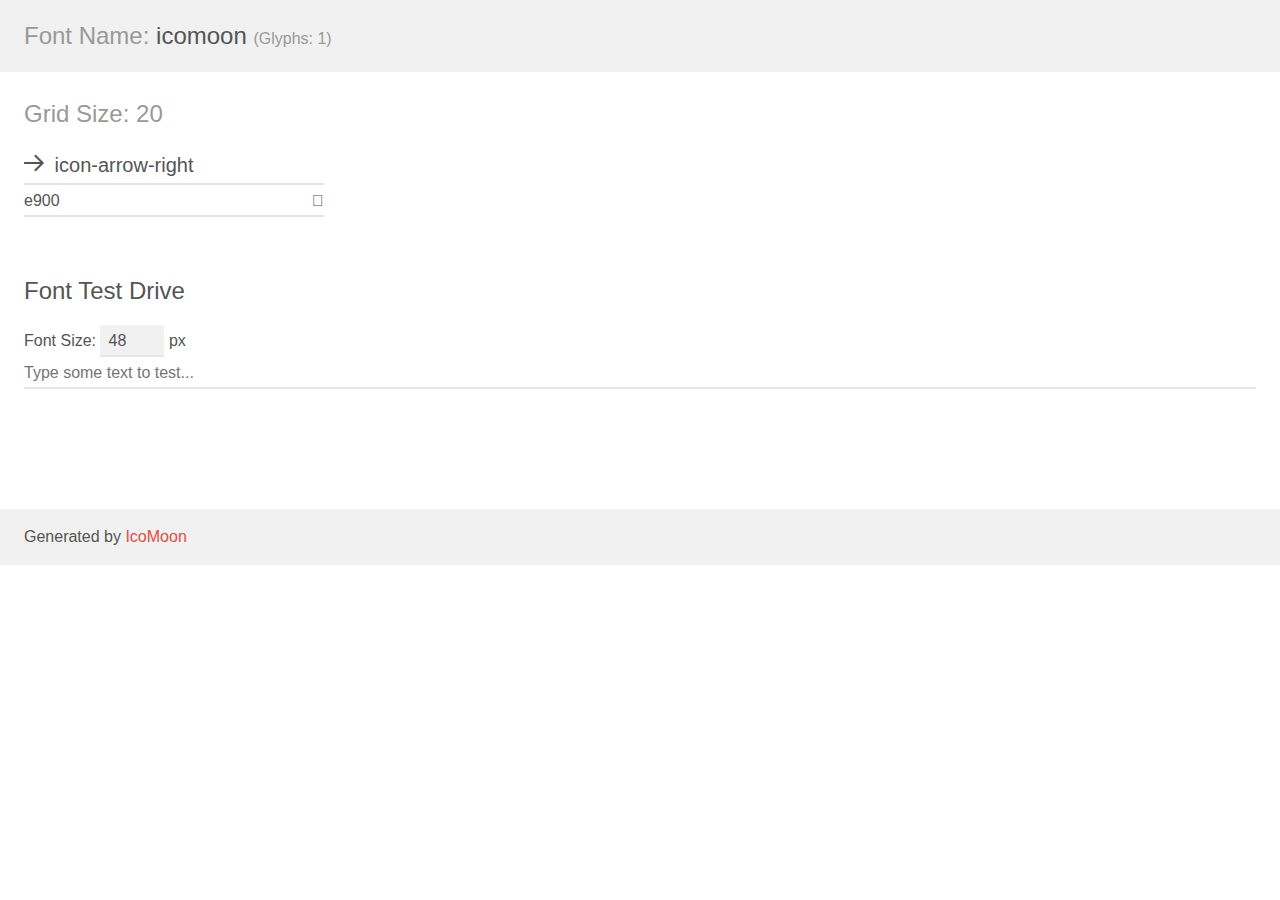
<file: assets/demo.html>
<!doctype html>
<html>
<head>
    <meta charset="utf-8">
    <title>IcoMoon Demo</title>
    <meta name="description" content="An Icon Font Generated By IcoMoon.io">
    <meta name="viewport" content="width=device-width, initial-scale=1">
    <link rel="stylesheet" href="demo-files/demo.css">
    <link rel="stylesheet" href="style.css"></head>
<body>
    <div class="bgc1 clearfix">
        <h1 class="mhmm mvm"><span class="fgc1">Font Name:</span> icomoon <small class="fgc1">(Glyphs:&nbsp;1)</small></h1>
    </div>
    <div class="clearfix mhl ptl">
        <h1 class="mvm mtn fgc1">Grid Size: 20</h1>
        <div class="glyph fs1">
            <div class="clearfix bshadow0 pbs">
                <span class="icon-arrow-right"></span>
                <span class="mls"> icon-arrow-right</span>
            </div>
            <fieldset class="fs0 size1of1 clearfix hidden-false">
                <input type="text" readonly value="e900" class="unit size1of2" />
                <input type="text" maxlength="1" readonly value="&#xe900;" class="unitRight size1of2 talign-right" />
            </fieldset>
            <div class="fs0 bshadow0 clearfix hidden-true">
                <span class="unit pvs fgc1">liga: </span>
                <input type="text" readonly value="" class="liga unitRight" />
            </div>
        </div>
    </div>

    <!--[if gt IE 8]><!-->
    <div class="mhl clearfix mbl">
        <h1>Font Test Drive</h1>
        <label>
            Font Size: <input id="fontSize" type="number" class="textbox0 mbm"
            min="8" value="48" />
            px
        </label>
        <input id="testText" type="text" class="phl size1of1 mvl"
        placeholder="Type some text to test..." value=""/>
        <div id="testDrive" class="icon-" style="font-family: icomoon">&nbsp;
        </div>
    </div>
    <!--<![endif]-->
    <div class="bgc1 clearfix">
        <p class="mhl">Generated by <a href="https://icomoon.io/app">IcoMoon</a></p>
    </div>

    <script src="demo-files/demo.js"></script>
</body>
</html>
</file>
<file: style.css>
:root {
    --body-bg-color: #121214;
    --text-color: #E1E1E6;
    --title-color: #04D361;
    --form-color: #A8A8A8;
    --bg-button-color: #8257e5;
    --bg-buton-color-alt: #442e76;
    margin: 0;
  }
  
  a {
    text-decoration: none;
  }
 
  body {
    background-color: var(--body-bg-color);
    background-size: 45rem;
  } 
  
  .logo {
    margin-left: 1.875rem;
    margin-top: 3.125rem;
  }

  .logo svg {
    height: 5.875rem;
    width: 24.3125rem;    
  }

  main {
   margin-left: 2.25rem;
  }
  
  .text {
    width: 40.4375rem;
  }
  
  h1 {
    font: 700 1.5rem 'Work Sans', sans-serif;
    color: var(--title-color);
    margin-top: 5.75rem;
  }

  h2 {
    font: 700 0.875rem 'League Spartan', sans-serif;
    color: var(--text-color);
  }

  p {
    font: 400 0.875rem 'League Spartan', sans-serif;
    color: var(--text-color);
  }

  h3 {
    font: 700 0.875rem 'League Spartan', sans-serif;
    color: var(--form-color);
    margin-top: 3.125rem;  
  }

  form {
    display: flex;
    box-shadow: 0.25rem 0.625rem 0.9375rem black;   
    width: fit-content;
  }

 input {
    border: 0;
    border-left: 0.3125rem solid var(--title-color);
    height: 3rem;
    width: 46.875rem;   
    color: var(--form-color);    
 }

 button {
    border: none;
    width: 3.125rem;
    height: 3.125rem;
    padding: 0.75rem;
    background-color: var(--bg-button-color);   
 }

 form svg {
    height: 1.5rem;
    color: var(--text-color);    
 }

 .newsletter {    
    margin-top: 3.125rem;
    position: absolute;
 }
 
 .newsletter a {
    color: var(--bg-button-color); 
    font: 700 0.875rem 'League Spartan', sans-serif;       
 }

 i {
    position: relative;
    top: 0.45rem;
    font-size: 1.5rem;
    margin-left: 0.3125rem;
 }
 
 .main-picture img {
    height: 49rem;    
    position: absolute;
    right: 0;
    top: 0;
    z-index: -1;    
}

/* RESPONSIVE */
@media (max-width: 1280px) {
  .text {
    width: 80vw;
  }
  
  .main-picture img {
    position: absolute;
    left: 0rem;
    top: 25rem;
    width: 100vw;
    height: auto;
  }  
  
  h3 {
    color: var(--body-bg-color);    
    margin-top: 17rem;
  }

  .newsletter a {
    color: var(--bg-buton-color-alt);
    background-color: #FFFFFF;
    padding: 0.5rem;
    border-left: 0.3125rem solid var(--title-color);    
  }
}

@media (max-width: 890px) {
  form {
    width: 80vw;
  }
}

@media (max-width: 512px) {
  .logo {
    margin-left: -2rem;
    margin-top: 3.125rem;
  }
  
  .logo svg {
    height: 4rem;        
  }

  .main-picture img {
    top: 27rem;
  }

  h3 {
    margin-top: 10rem;
  }
}
</file>
<file: assets/style.css>
@font-face {
  font-family: 'icomoon';
  src:  url('fonts/icomoon.eot?bxlobr');
  src:  url('fonts/icomoon.eot?bxlobr#iefix') format('embedded-opentype'),
    url('fonts/icomoon.ttf?bxlobr') format('truetype'),
    url('fonts/icomoon.woff?bxlobr') format('woff'),
    url('fonts/icomoon.svg?bxlobr#icomoon') format('svg');
  font-weight: normal;
  font-style: normal;
  font-display: block;
}

[class^="icon-"], [class*=" icon-"] {
  /* use !important to prevent issues with browser extensions that change fonts */
  font-family: 'icomoon' !important;
  speak: never;
  font-style: normal;
  font-weight: normal;
  font-variant: normal;
  text-transform: none;
  line-height: 1;

  /* Better Font Rendering =========== */
  -webkit-font-smoothing: antialiased;
  -moz-osx-font-smoothing: grayscale;
}

.icon-arrow-right:before {
  content: "\e900";
}
</file>
<file: assets/demo-files/demo.css>
body {
  padding: 0;
  margin: 0;
  font-family: sans-serif;
  font-size: 1em;
  line-height: 1.5;
  color: #555;
  background: #fff;
}
h1 {
  font-size: 1.5em;
  font-weight: normal;
}
small {
  font-size: .66666667em;
}
a {
  color: #e74c3c;
  text-decoration: none;
}
a:hover, a:focus {
  box-shadow: 0 1px #e74c3c;
}
.bshadow0, input {
  box-shadow: inset 0 -2px #e7e7e7;
}
input:hover {
  box-shadow: inset 0 -2px #ccc;
}
input, fieldset {
  font-family: sans-serif;
  font-size: 1em;
  margin: 0;
  padding: 0;
  border: 0;
}
input {
  color: inherit;
  line-height: 1.5;
  height: 1.5em;
  padding: .25em 0;
}
input:focus {
  outline: none;
  box-shadow: inset 0 -2px #449fdb;
}
.glyph {
  font-size: 16px;
  width: 15em;
  padding-bottom: 1em;
  margin-right: 4em;
  margin-bottom: 1em;
  float: left;
  overflow: hidden;
}
.liga {
  width: 80%;
  width: calc(100% - 2.5em);
}
.talign-right {
  text-align: right;
}
.talign-center {
  text-align: center;
}
.bgc1 {
  background: #f1f1f1;
}
.fgc1 {
  color: #999;
}
.fgc0 {
  color: #000;
}
p {
  margin-top: 1em;
  margin-bottom: 1em;
}
.mvm {
  margin-top: .75em;
  margin-bottom: .75em;
}
.mtn {
  margin-top: 0;
}
.mtl, .mal {
  margin-top: 1.5em;
}
.mbl, .mal {
  margin-bottom: 1.5em;
}
.mal, .mhl {
  margin-left: 1.5em;
  margin-right: 1.5em;
}
.mhmm {
  margin-left: 1em;
  margin-right: 1em;
}
.mls {
  margin-left: .25em;
}
.ptl {
  padding-top: 1.5em;
}
.pbs, .pvs {
  padding-bottom: .25em;
}
.pvs, .pts {
  padding-top: .25em;
}
.unit {
  float: left;
}
.unitRight {
  float: right;
}
.size1of2 {
  width: 50%;
}
.size1of1 {
  width: 100%;
}
.clearfix:before, .clearfix:after {
  content: " ";
  display: table;
}
.clearfix:after {
  clear: both;
}
.hidden-true {
  display: none;
}
.textbox0 {
  width: 3em;
  background: #f1f1f1;
  padding: .25em .5em;
  line-height: 1.5;
  height: 1.5em;
}
#testDrive {
  display: block;
  padding-top: 24px;
  line-height: 1.5;
}
.fs0 {
  font-size: 16px;
}
.fs1 {
  font-size: 20px;
}
</file>
